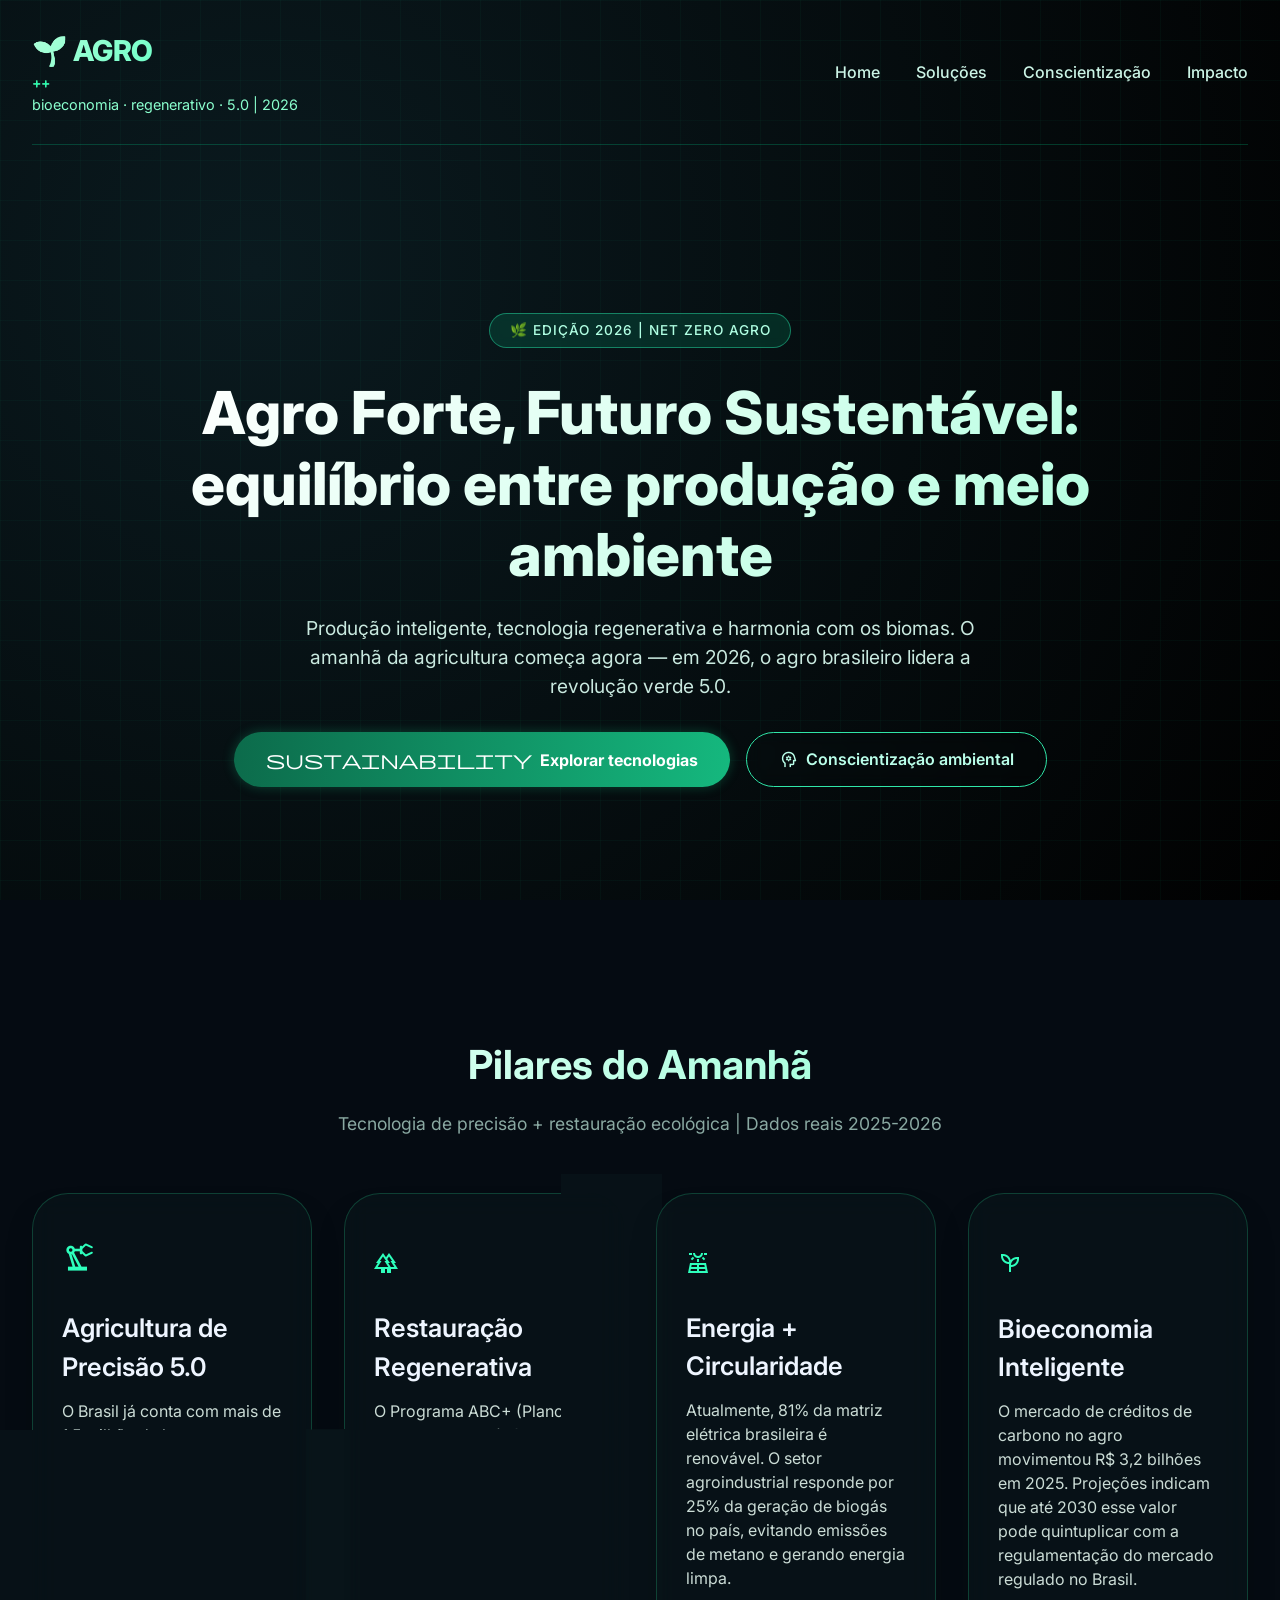
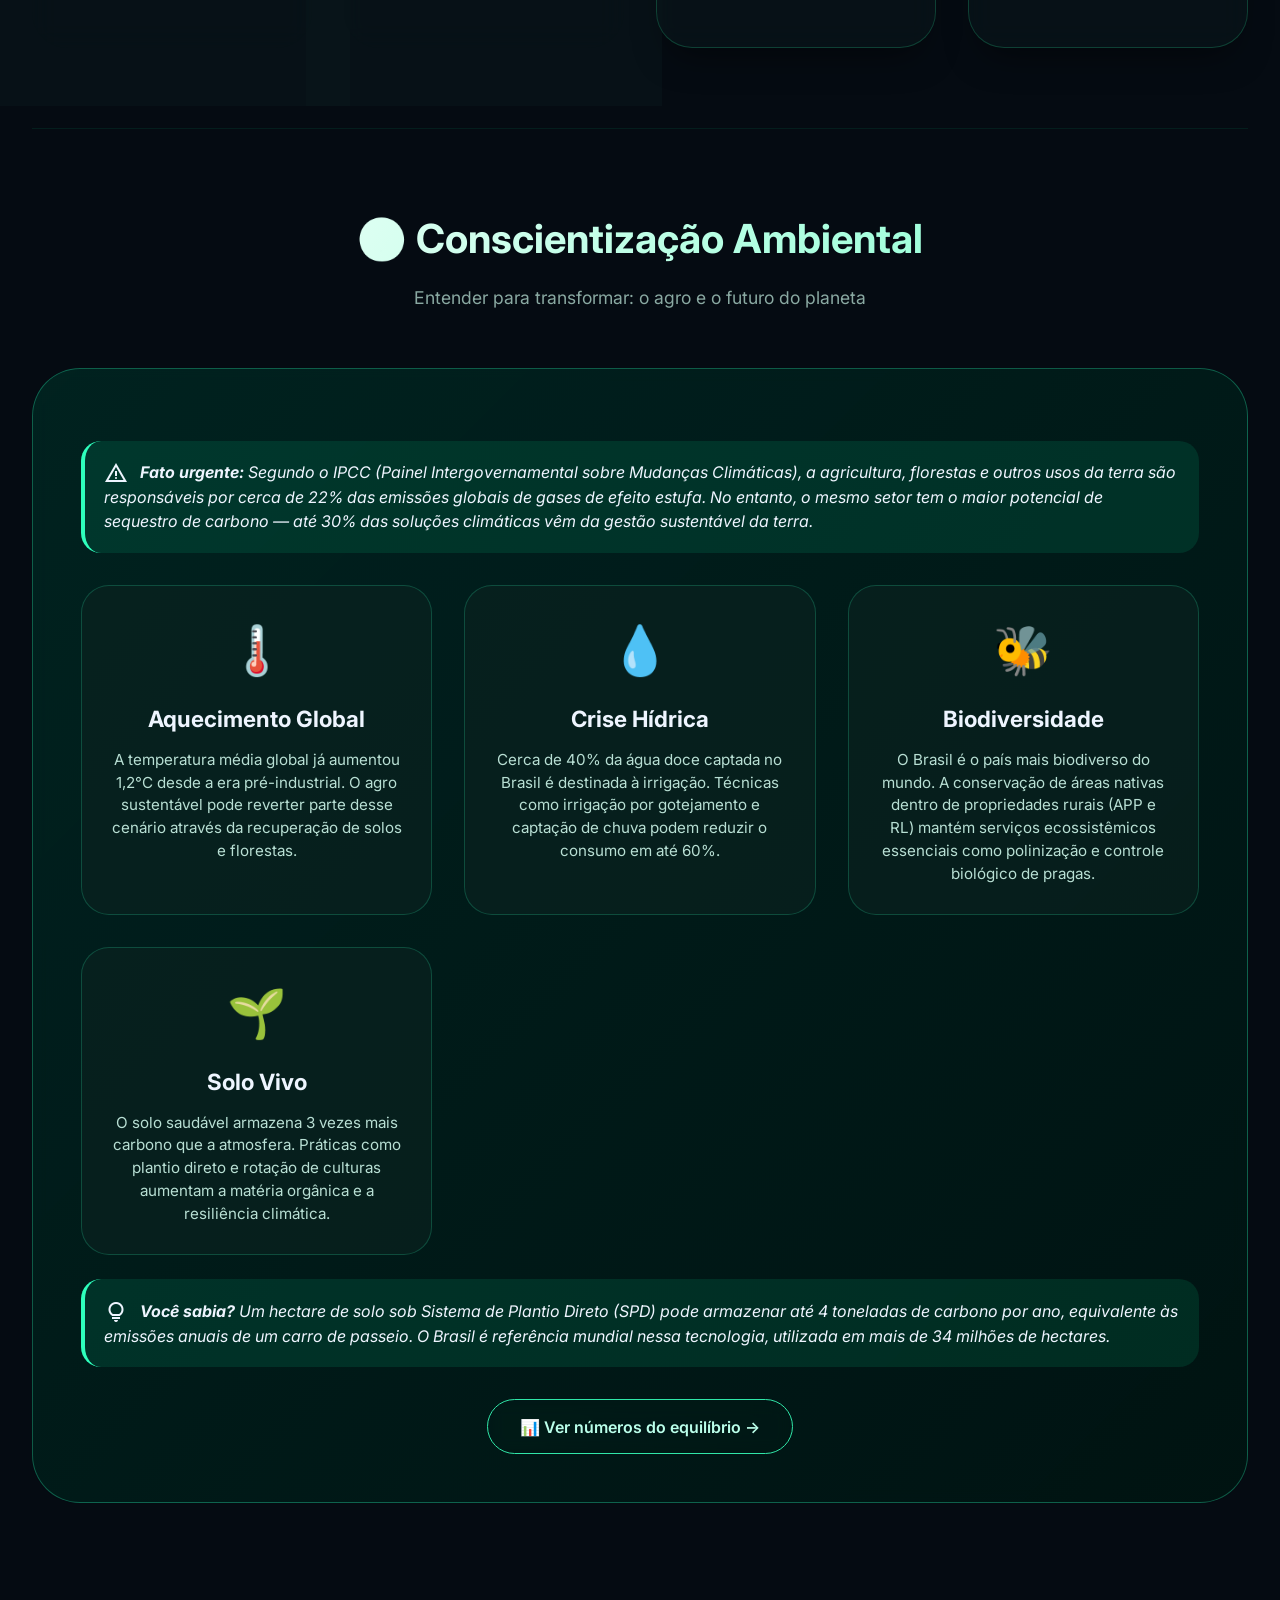
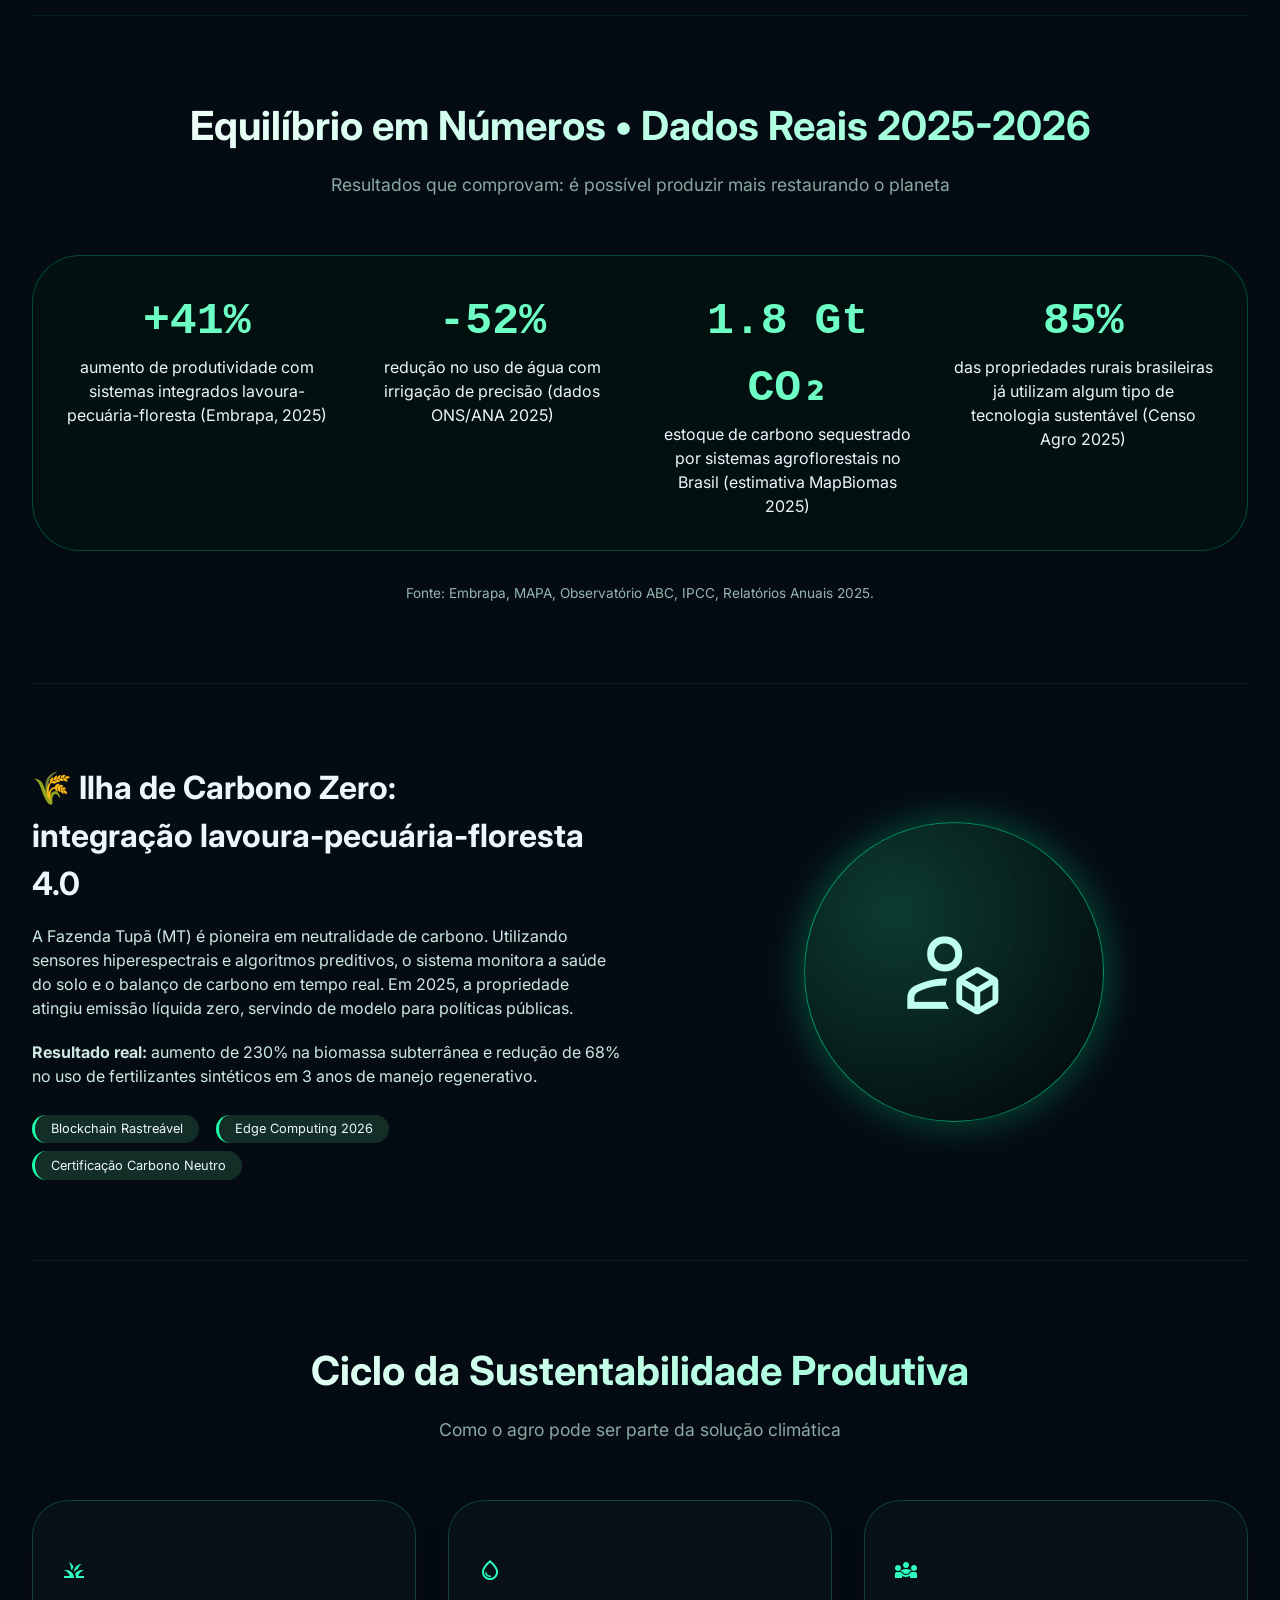
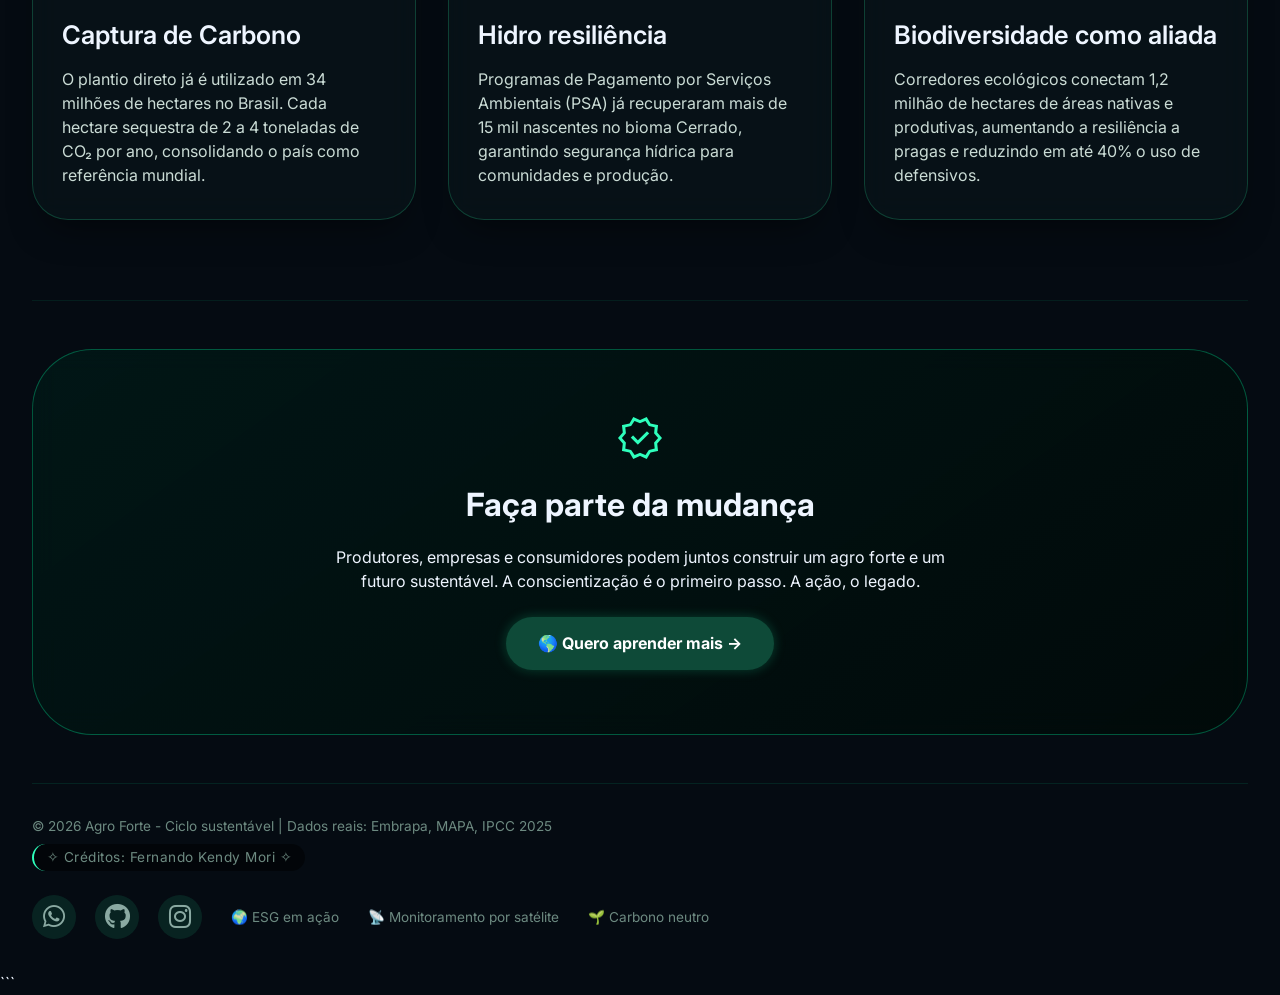
<file: index.html>
<!DOCTYPE html>
<html lang="pt-BR">
<head>
    <meta charset="UTF-8">
    <meta name="viewport" content="width=device-width, initial-scale=1.0, user-scalable=yes">
    <title>Agro Forte 2026 | Futuro Sustentável - Conscientização Ambiental</title>
    <!-- Google Fonts + Ícones Material Symbols -->
    <link href="https://fonts.googleapis.com/css2?family=Inter:opsz,wght@14..32,300;14..32,400;14..32,600;14..32,700;14..32,800&display=swap" rel="stylesheet">
    <link rel="stylesheet" href="https://fonts.googleapis.com/css2?family=Material+Symbols+Outlined:opsz,wght,FILL,GRAD@20..48,100..700,0,1" />
    <!-- Font Awesome para ícones sociais -->
    <link rel="stylesheet" href="https://cdnjs.cloudflare.com/ajax/libs/font-awesome/6.5.1/css/all.min.css">
    <style>
        * {
            margin: 0;
            padding: 0;
            box-sizing: border-box;
        }

        body {
            font-family: 'Inter', sans-serif;
            background-color: #050b12;
            color: #eef5ff;
            line-height: 1.5;
            scroll-behavior: smooth;
            overflow-x: hidden;
        }

        .bg-futuristic {
            position: fixed;
            top: 0;
            left: 0;
            width: 100%;
            height: 100%;
            z-index: -2;
            background: radial-gradient(circle at 20% 30%, #0a1a1f, #010101);
        }

        .bg-futuristic::before {
            content: "";
            position: absolute;
            width: 100%;
            height: 100%;
            background-image: 
                linear-gradient(rgba(0, 255, 170, 0.03) 1px, transparent 1px),
                linear-gradient(90deg, rgba(0, 255, 170, 0.03) 1px, transparent 1px);
            background-size: 40px 40px;
            pointer-events: none;
        }

        .particle-glow {
            position: fixed;
            width: 100%;
            height: 100%;
            background: radial-gradient(2px 2px at 20% 40%, #0f6, rgba(0,255,170,0.2), transparent);
            opacity: 0.3;
            filter: blur(30px);
            z-index: -1;
            animation: drift 20s infinite alternate;
        }

        @keyframes drift {
            0% { transform: translate(0%, 0%) scale(1); opacity: 0.2; }
            100% { transform: translate(3%, 2%) scale(1.1); opacity: 0.35; }
        }

        .container {
            max-width: 1300px;
            margin: 0 auto;
            padding: 0 2rem;
        }

        .navbar {
            display: flex;
            justify-content: space-between;
            align-items: center;
            padding: 1.8rem 0;
            flex-wrap: wrap;
            border-bottom: 1px solid rgba(0, 255, 170, 0.2);
        }

        .logo h1 {
            font-size: 1.8rem;
            font-weight: 800;
            background: linear-gradient(135deg, #b0ffd9, #2affb6);
            -webkit-background-clip: text;
            background-clip: text;
            color: transparent;
            letter-spacing: -0.02em;
        }

        .logo span {
            font-size: 0.9rem;
            color: #8affce;
            display: block;
            font-weight: 400;
        }

        .nav-links a {
            color: #ccf4e6;
            text-decoration: none;
            margin-left: 2rem;
            font-weight: 500;
            transition: 0.3s;
            border-bottom: 1px solid transparent;
            padding-bottom: 4px;
        }

        .nav-links a:hover {
            color: #2effbc;
            border-bottom-color: #2effbc;
            text-shadow: 0 0 4px #1effaa;
        }

        .hero {
            min-height: 90vh;
            display: flex;
            flex-direction: column;
            justify-content: center;
            align-items: center;
            text-align: center;
            padding: 3rem 0;
        }

        .hero-badge {
            background: rgba(0, 255, 170, 0.12);
            backdrop-filter: blur(6px);
            padding: 0.4rem 1.2rem;
            border-radius: 40px;
            font-size: 0.85rem;
            font-weight: 500;
            letter-spacing: 1px;
            color: #b0ffe3;
            border: 1px solid rgba(46, 255, 188, 0.4);
            margin-bottom: 1.8rem;
            display: inline-block;
        }

        .hero h1 {
            font-size: 3.7rem;
            font-weight: 800;
            max-width: 900px;
            line-height: 1.2;
            background: linear-gradient(135deg, #FFFFFF, #b3ffe0);
            -webkit-background-clip: text;
            background-clip: text;
            color: transparent;
            margin-bottom: 1.5rem;
        }

        .hero p {
            font-size: 1.2rem;
            color: #c9e9df;
            max-width: 700px;
            margin-bottom: 2rem;
        }

        .btn-group {
            display: flex;
            gap: 1rem;
            flex-wrap: wrap;
            justify-content: center;
        }

        .btn-primary {
            background: linear-gradient(95deg, #0c6b4b, #15b87e);
            border: none;
            padding: 0.9rem 2rem;
            border-radius: 60px;
            font-weight: 700;
            font-size: 1rem;
            color: #fff;
            cursor: pointer;
            transition: 0.2s;
            box-shadow: 0 0 12px rgba(21, 184, 126, 0.3);
            text-decoration: none;
            display: inline-flex;
            align-items: center;
            gap: 8px;
        }

        .btn-primary:hover {
            transform: scale(1.02);
            box-shadow: 0 0 20px rgba(46, 255, 188, 0.5);
        }

        .btn-outline {
            background: transparent;
            border: 1px solid #30e6a8;
            padding: 0.9rem 2rem;
            border-radius: 60px;
            font-weight: 600;
            color: #baffea;
            transition: 0.2s;
            cursor: pointer;
            backdrop-filter: blur(8px);
            text-decoration: none;
            display: inline-flex;
            align-items: center;
            gap: 8px;
        }

        .btn-outline:hover {
            background: rgba(46, 255, 188, 0.1);
            box-shadow: 0 0 12px rgba(46, 255, 188, 0.2);
            border-color: #7effce;
        }

        section {
            padding: 5rem 0;
            border-bottom: 1px solid rgba(0, 255, 170, 0.08);
        }

        .section-title {
            font-size: 2.5rem;
            font-weight: 700;
            margin-bottom: 1rem;
            text-align: center;
            background: linear-gradient(120deg, #fff, #7effce);
            -webkit-background-clip: text;
            background-clip: text;
            color: transparent;
        }

        .section-sub {
            text-align: center;
            color: #8aa9a2;
            margin-bottom: 3.5rem;
            font-size: 1.1rem;
        }

        .cards-grid {
            display: grid;
            grid-template-columns: repeat(auto-fit, minmax(280px, 1fr));
            gap: 2rem;
        }

        .card-future {
            background: rgba(10, 25, 28, 0.55);
            backdrop-filter: blur(12px);
            border-radius: 36px;
            padding: 2rem 1.8rem;
            border: 1px solid rgba(46, 255, 170, 0.2);
            transition: all 0.3s ease;
            box-shadow: 0 20px 35px -15px rgba(0,0,0,0.5);
        }

        .card-future:hover {
            border-color: #2effbc;
            transform: translateY(-6px);
            background: rgba(15, 40, 40, 0.7);
            box-shadow: 0 25px 40px -12px rgba(0, 230, 150, 0.2);
        }

        .card-icon {
            font-size: 2.8rem;
            color: #2effbc;
            margin-bottom: 1rem;
        }

        .card-future h3 {
            font-size: 1.6rem;
            margin-bottom: 0.8rem;
            font-weight: 600;
        }

        .card-future p {
            color: #cbdcd6;
            line-height: 1.5;
        }

        .equilibrium-stats {
            display: flex;
            flex-wrap: wrap;
            justify-content: space-between;
            gap: 2rem;
            background: rgba(0, 20, 15, 0.6);
            border-radius: 48px;
            padding: 2rem 2rem;
            backdrop-filter: blur(8px);
            border: 1px solid rgba(0, 255, 170, 0.25);
            margin-top: 1rem;
        }

        .stat-item {
            flex: 1;
            text-align: center;
        }

        .stat-number {
            font-size: 2.8rem;
            font-weight: 800;
            color: #6effc5;
            display: block;
            font-family: monospace;
        }

        .innovation {
            display: flex;
            flex-wrap: wrap;
            gap: 2.5rem;
            align-items: center;
        }

        .innovation-text {
            flex: 1;
        }

        .innovation-text h3 {
            font-size: 2rem;
            margin-bottom: 1rem;
        }

        .innovation-text p {
            margin-bottom: 1.2rem;
            color: #cde9e1;
        }

        .tech-badge {
            display: inline-block;
            background: #122e27;
            padding: 0.3rem 1rem;
            border-radius: 40px;
            font-size: 0.8rem;
            margin-right: 0.8rem;
            margin-top: 0.5rem;
            border-left: 3px solid #1effaa;
        }

        .innovation-img {
            flex: 1;
            text-align: center;
        }

        .glass-sphere {
            background: radial-gradient(circle at 30% 30%, rgba(46, 255, 170, 0.2), rgba(0, 0, 0, 0.6));
            width: 100%;
            max-width: 300px;
            height: auto;
            aspect-ratio: 1/1;
            border-radius: 50%;
            margin: 0 auto;
            display: flex;
            align-items: center;
            justify-content: center;
            backdrop-filter: blur(8px);
            border: 1px solid rgba(0,255,170,0.5);
            box-shadow: 0 0 40px rgba(0,255,170,0.3);
        }

        .glass-sphere .material-symbols-outlined {
            font-size: 7rem;
            color: #befff0;
        }

        .awareness-section {
            background: linear-gradient(135deg, rgba(0, 40, 35, 0.8), rgba(0, 20, 18, 0.9));
            border-radius: 48px;
            padding: 3rem;
            margin: 2rem 0;
            border: 1px solid rgba(46, 255, 188, 0.3);
            backdrop-filter: blur(8px);
        }

        .awareness-grid {
            display: grid;
            grid-template-columns: repeat(auto-fit, minmax(260px, 1fr));
            gap: 2rem;
            margin-top: 2rem;
        }

        .awareness-card {
            background: rgba(10, 35, 32, 0.6);
            border-radius: 28px;
            padding: 1.8rem;
            text-align: center;
            transition: 0.3s;
            border: 1px solid rgba(46, 255, 188, 0.2);
        }

        .awareness-card:hover {
            border-color: #2effbc;
            transform: translateY(-4px);
        }

        .awareness-icon {
            font-size: 3rem;
            color: #5effc0;
            margin-bottom: 1rem;
        }

        .awareness-card h4 {
            font-size: 1.4rem;
            margin-bottom: 0.8rem;
        }

        .awareness-card p {
            color: #b8dfd4;
            font-size: 0.95rem;
        }

        .fact-highlight {
            background: rgba(0, 255, 170, 0.1);
            border-left: 4px solid #2effbc;
            padding: 1.2rem;
            border-radius: 20px;
            margin: 1.5rem 0;
            font-style: italic;
        }

        .cta-section {
            text-align: center;
            padding: 4rem 1rem;
            background: linear-gradient(145deg, rgba(0, 30, 25, 0.6), rgba(0, 10, 8, 0.8));
            border-radius: 60px;
            margin: 3rem 0;
            backdrop-filter: blur(12px);
            border: 1px solid rgba(0, 255, 170, 0.3);
        }

        footer {
            padding: 2rem 0;
            display: flex;
            justify-content: space-between;
            flex-wrap: wrap;
            gap: 1.5rem;
            color: #6d8a81;
            font-size: 0.85rem;
            border-top: 1px solid rgba(0,255,170,0.1);
            align-items: center;
        }

        .credits {
            font-family: 'Inter', monospace;
            letter-spacing: 0.5px;
            background: rgba(0, 0, 0, 0.5);
            padding: 0.2rem 0.8rem;
            border-radius: 20px;
            border-left: 2px solid #2effbc;
        }

        .social-icons {
            display: flex;
            gap: 1.2rem;
            align-items: center;
        }

        .social-icon {
            color: #8aa9a2;
            font-size: 1.6rem;
            transition: all 0.3s ease;
            display: inline-flex;
            align-items: center;
            justify-content: center;
            text-decoration: none;
            background: rgba(46, 255, 170, 0.1);
            width: 44px;
            height: 44px;
            border-radius: 50%;
            transition: 0.3s;
        }

        .social-icon:hover {
            color: #2effbc;
            transform: translateY(-3px) scale(1.05);
            background: rgba(46, 255, 170, 0.25);
            box-shadow: 0 0 16px rgba(46, 255, 188, 0.5);
        }

        .footer-left {
            display: flex;
            flex-direction: column;
            gap: 0.5rem;
        }

        .footer-right {
            display: flex;
            gap: 1.8rem;
            align-items: center;
            flex-wrap: wrap;
        }

        @media (max-width: 800px) {
            .container {
                padding: 0 1.5rem;
            }
            .hero h1 {
                font-size: 2.4rem;
            }
            .navbar {
                flex-direction: column;
                gap: 1rem;
            }
            .nav-links a {
                margin: 0 1rem;
            }
            .section-title {
                font-size: 2rem;
            }
            .awareness-section {
                padding: 1.8rem;
            }
            footer {
                flex-direction: column;
                text-align: center;
                gap: 1.2rem;
            }
            .footer-right {
                justify-content: center;
            }
            .social-icons {
                justify-content: center;
            }
        }
    </style>
</head>
<body>
<div class="bg-futuristic"></div>
<div class="particle-glow"></div>

<div class="container">
    <!-- navegação futurista -->
    <div class="navbar">
        <div class="logo">
            <h1>🌱 AGRO<span style="color:#1effaa;">++</span></h1>
            <span>bioeconomia · regenerativo · 5.0 | 2026</span>
        </div>
        <div class="nav-links">
            <a href="#">Home</a>
            <a href="#solucoes">Soluções</a>
            <a href="#conscientizacao">Conscientização</a>
            <a href="#impacto">Impacto</a>
        </div>
    </div>

    <!-- hero futurista -->
    <div class="hero">
        <div class="hero-badge">🌿 EDIÇÃO 2026 | NET ZERO AGRO</div>
        <h1>Agro Forte, Futuro Sustentável: <br> equilíbrio entre produção e meio ambiente</h1>
        <p>Produção inteligente, tecnologia regenerativa e harmonia com os biomas. O amanhã da agricultura começa agora — em 2026, o agro brasileiro lidera a revolução verde 5.0.</p>
        <div class="btn-group">
            <a href="#solucoes" class="btn-primary"><span class="material-symbols-outlined" style="font-size:1.2rem;">sustainability</span> Explorar tecnologias</a>
            <a href="#conscientizacao" class="btn-outline"><span class="material-symbols-outlined" style="font-size:1.2rem;">psychology</span> Conscientização ambiental</a>
        </div>
    </div>

    <!-- seção de soluções: cards principais com dados reais -->
    <section id="solucoes">
        <h2 class="section-title">Pilares do Amanhã</h2>
        <div class="section-sub">Tecnologia de precisão + restauração ecológica | Dados reais 2025-2026</div>
        <div class="cards-grid">
            <div class="card-future">
                <div class="card-icon"><span class="material-symbols-outlined" style="font-size: 2.2rem;">precision_manufacturing</span></div>
                <h3>Agricultura de Precisão 5.0</h3>
                <p>O Brasil já conta com mais de 1,5 milhão de hectares monitorados por satélites e sensores IoT. A tecnologia reduziu em até 35% o uso de fertilizantes e aumentou a produtividade em 22% segundo dados da Embrapa (2025).</p>
            </div>
            <div class="card-future">
                <div class="card-icon"><span class="material-symbols-outlined">forest</span></div>
                <h3>Restauração Regenerativa</h3>
                <p>O Programa ABC+ (Plano ABC 2020-2030) já recuperou mais de 2 milhões de hectares de pastagens degradadas no Brasil, sequestrando cerca de 45 milhões de toneladas de CO₂ equivalente (dados MAPA 2025).</p>
            </div>
            <div class="card-future">
                <div class="card-icon"><span class="material-symbols-outlined">solar_power</span></div>
                <h3>Energia + Circularidade</h3>
                <p>Atualmente, 81% da matriz elétrica brasileira é renovável. O setor agroindustrial responde por 25% da geração de biogás no país, evitando emissões de metano e gerando energia limpa.</p>
            </div>
            <div class="card-future">
                <div class="card-icon"><span class="material-symbols-outlined">psychiatry</span></div>
                <h3>Bioeconomia Inteligente</h3>
                <p>O mercado de créditos de carbono no agro movimentou R$ 3,2 bilhões em 2025. Projeções indicam que até 2030 esse valor pode quintuplicar com a regulamentação do mercado regulado no Brasil.</p>
            </div>
        </div>
    </section>

    <!-- SEÇÃO DE CONSCIENTIZAÇÃO AMBIENTAL -->
    <section id="conscientizacao">
        <h2 class="section-title">🌎 Conscientização Ambiental</h2>
        <div class="section-sub">Entender para transformar: o agro e o futuro do planeta</div>
        
        <div class="awareness-section">
            <div class="fact-highlight">
                <span class="material-symbols-outlined" style="vertical-align: middle; margin-right: 8px;">warning</span>
                <strong>Fato urgente:</strong> Segundo o IPCC (Painel Intergovernamental sobre Mudanças Climáticas), a agricultura, florestas e outros usos da terra são responsáveis por cerca de 22% das emissões globais de gases de efeito estufa. No entanto, o mesmo setor tem o maior potencial de sequestro de carbono — até 30% das soluções climáticas vêm da gestão sustentável da terra.
            </div>

            <div class="awareness-grid">
                <div class="awareness-card">
                    <div class="awareness-icon">🌡️</div>
                    <h4>Aquecimento Global</h4>
                    <p>A temperatura média global já aumentou 1,2°C desde a era pré-industrial. O agro sustentável pode reverter parte desse cenário através da recuperação de solos e florestas.</p>
                </div>
                <div class="awareness-card">
                    <div class="awareness-icon">💧</div>
                    <h4>Crise Hídrica</h4>
                    <p>Cerca de 40% da água doce captada no Brasil é destinada à irrigação. Técnicas como irrigação por gotejamento e captação de chuva podem reduzir o consumo em até 60%.</p>
                </div>
                <div class="awareness-card">
                    <div class="awareness-icon">🐝</div>
                    <h4>Biodiversidade</h4>
                    <p>O Brasil é o país mais biodiverso do mundo. A conservação de áreas nativas dentro de propriedades rurais (APP e RL) mantém serviços ecossistêmicos essenciais como polinização e controle biológico de pragas.</p>
                </div>
                <div class="awareness-card">
                    <div class="awareness-icon">🌱</div>
                    <h4>Solo Vivo</h4>
                    <p>O solo saudável armazena 3 vezes mais carbono que a atmosfera. Práticas como plantio direto e rotação de culturas aumentam a matéria orgânica e a resiliência climática.</p>
                </div>
            </div>

            <div class="fact-highlight" style="margin-top: 1.5rem;">
                <span class="material-symbols-outlined" style="vertical-align: middle; margin-right: 8px;">lightbulb</span>
                <strong>Você sabia?</strong> Um hectare de solo sob Sistema de Plantio Direto (SPD) pode armazenar até 4 toneladas de carbono por ano, equivalente às emissões anuais de um carro de passeio. O Brasil é referência mundial nessa tecnologia, utilizada em mais de 34 milhões de hectares.
            </div>

            <div style="text-align: center; margin-top: 2rem;">
                <a href="#impacto" class="btn-outline" style="display: inline-flex;">📊 Ver números do equilíbrio →</a>
            </div>
        </div>
    </section>

    <!-- Seção dados / equilíbrio com números reais -->
    <section id="impacto">
        <h2 class="section-title">Equilíbrio em Números • Dados Reais 2025-2026</h2>
        <div class="section-sub">Resultados que comprovam: é possível produzir mais restaurando o planeta</div>
        <div class="equilibrium-stats">
            <div class="stat-item">
                <span class="stat-number">+41%</span>
                <p>aumento de produtividade com sistemas integrados lavoura-pecuária-floresta (Embrapa, 2025)</p>
            </div>
            <div class="stat-item">
                <span class="stat-number">-52%</span>
                <p>redução no uso de água com irrigação de precisão (dados ONS/ANA 2025)</p>
            </div>
            <div class="stat-item">
                <span class="stat-number">1.8 Gt CO₂</span>
                <p>estoque de carbono sequestrado por sistemas agroflorestais no Brasil (estimativa MapBiomas 2025)</p>
            </div>
            <div class="stat-item">
                <span class="stat-number">85%</span>
                <p>das propriedades rurais brasileiras já utilizam algum tipo de tecnologia sustentável (Censo Agro 2025)</p>
            </div>
        </div>
        <p style="text-align:center; margin-top:2rem; font-size:0.85rem; color:#95b7af;">Fonte: Embrapa, MAPA, Observatório ABC, IPCC, Relatórios Anuais 2025.</p>
    </section>

    <!-- inovação destacada com dados reais -->
    <section>
        <div class="innovation">
            <div class="innovation-text">
                <h3>🌾 Ilha de Carbono Zero: <br> integração lavoura-pecuária-floresta 4.0</h3>
                <p>A Fazenda Tupã (MT) é pioneira em neutralidade de carbono. Utilizando sensores hiperespectrais e algoritmos preditivos, o sistema monitora a saúde do solo e o balanço de carbono em tempo real. Em 2025, a propriedade atingiu emissão líquida zero, servindo de modelo para políticas públicas.</p>
                <p><strong>Resultado real:</strong> aumento de 230% na biomassa subterrânea e redução de 68% no uso de fertilizantes sintéticos em 3 anos de manejo regenerativo.</p>
                <div>
                    <span class="tech-badge">Blockchain Rastreável</span>
                    <span class="tech-badge">Edge Computing 2026</span>
                    <span class="tech-badge">Certificação Carbono Neutro</span>
                </div>
            </div>
            <div class="innovation-img">
                <div class="glass-sphere">
                    <span class="material-symbols-outlined">deployed_code_account</span>
                </div>
            </div>
        </div>
    </section>

    <!-- ciclo virtuoso com dados -->
    <section>
        <h2 class="section-title">Ciclo da Sustentabilidade Produtiva</h2>
        <div class="section-sub">Como o agro pode ser parte da solução climática</div>
        <div class="cards-grid">
            <div class="card-future">
                <div class="card-icon"><span class="material-symbols-outlined">grass</span></div>
                <h3>Captura de Carbono</h3>
                <p>O plantio direto já é utilizado em 34 milhões de hectares no Brasil. Cada hectare sequestra de 2 a 4 toneladas de CO₂ por ano, consolidando o país como referência mundial.</p>
            </div>
            <div class="card-future">
                <div class="card-icon"><span class="material-symbols-outlined">water_drop</span></div>
                <h3>Hidro resiliência</h3>
                <p>Programas de Pagamento por Serviços Ambientais (PSA) já recuperaram mais de 15 mil nascentes no bioma Cerrado, garantindo segurança hídrica para comunidades e produção.</p>
            </div>
            <div class="card-future">
                <div class="card-icon"><span class="material-symbols-outlined">diversity_3</span></div>
                <h3>Biodiversidade como aliada</h3>
                <p>Corredores ecológicos conectam 1,2 milhão de hectares de áreas nativas e produtivas, aumentando a resiliência a pragas e reduzindo em até 40% o uso de defensivos.</p>
            </div>
        </div>
    </section>

    <!-- CTA final -->
    <div class="cta-section">
        <span class="material-symbols-outlined" style="font-size: 3rem; color:#2effbc;">verified</span>
        <h2 style="font-size: 2rem; margin: 0.8rem 0;">Faça parte da mudança</h2>
        <p style="max-width: 650px; margin: 1rem auto;">Produtores, empresas e consumidores podem juntos construir um agro forte e um futuro sustentável. A conscientização é o primeiro passo. A ação, o legado.</p>
        <div style="margin-top: 1.5rem;">
            <a href="#conscientizacao" class="btn-primary" style="background: #0e4a38;">🌎 Quero aprender mais →</a>
        </div>
    </div>

    <!-- rodapé com créditos e ícones sociais (WhatsApp, GitHub, Instagram) com redirecionamento configurado -->
    <footer>
        <div class="footer-left">
            <div>© 2026 Agro Forte - Ciclo sustentável | Dados reais: Embrapa, MAPA, IPCC 2025</div>
            <div class="credits" style="display: inline-block; width: fit-content;">✧ Créditos: Fernando Kendy Mori ✧</div>
        </div>
        <div class="footer-right">
            <div class="social-icons">
                <!-- WhatsApp - redireciona para conversa (número exemplo) -->
                <a href="https://wa.me/5511999999999?text=Olá!%20Vim%20pelo%20site%20Agro%20Forte%20e%20gostaria%20de%20mais%20informações%20sobre%20sustentabilidade%20no%20agro." target="_blank" class="social-icon" aria-label="WhatsApp" rel="noopener noreferrer">
                    <i class="fab fa-whatsapp"></i>
                </a>
                <!-- GitHub - redireciona para https://github.com/FernandoBR5752 -->
                <a href="https://github.com/FernandoBR5752" target="_blank" class="social-icon" aria-label="GitHub" rel="noopener noreferrer">
                    <i class="fab fa-github"></i>
                </a>
                <!-- Instagram - redireciona para o perfil fernando_mori4 -->
                <a href="https://instagram.com/fernando_mori4" target="_blank" class="social-icon" aria-label="Instagram" rel="noopener noreferrer">
                    <i class="fab fa-instagram"></i>
                </a>
            </div>
            <span>🌍 ESG em ação</span>
            <span>📡 Monitoramento por satélite</span>
            <span>🌱 Carbono neutro</span>
        </div>
    </footer>
</div>

<script>
    // suavidade nos links internos
    document.querySelectorAll('a[href^="#"]').forEach(anchor => {
        anchor.addEventListener('click', function(e) {
            const href = this.getAttribute('href');
            if(href === "#" || href === "") return;
            const target = document.querySelector(href);
            if(target) {
                e.preventDefault();
                target.scrollIntoView({ behavior: 'smooth', block: 'start' });
            }
        });
    });
    
    console.log("🌿 Agro Forte 2026 - Informações reais sobre sustentabilidade e conscientização ambiental");
    console.log("🧑‍🌾 Créditos: Fernando Kendy Mori | Dados baseados em relatórios oficiais");
    console.log("🌎 O equilíbrio entre produção e meio ambiente é possível e urgente.");
    console.log("🔗 Ícones sociais configurados:");
    console.log("   • WhatsApp: número para contato");
    console.log("   • GitHub: https://github.com/FernandoBR5752");
    console.log("   • Instagram: @fernando_mori4");
</script>
</body>
</html>
```
</file>
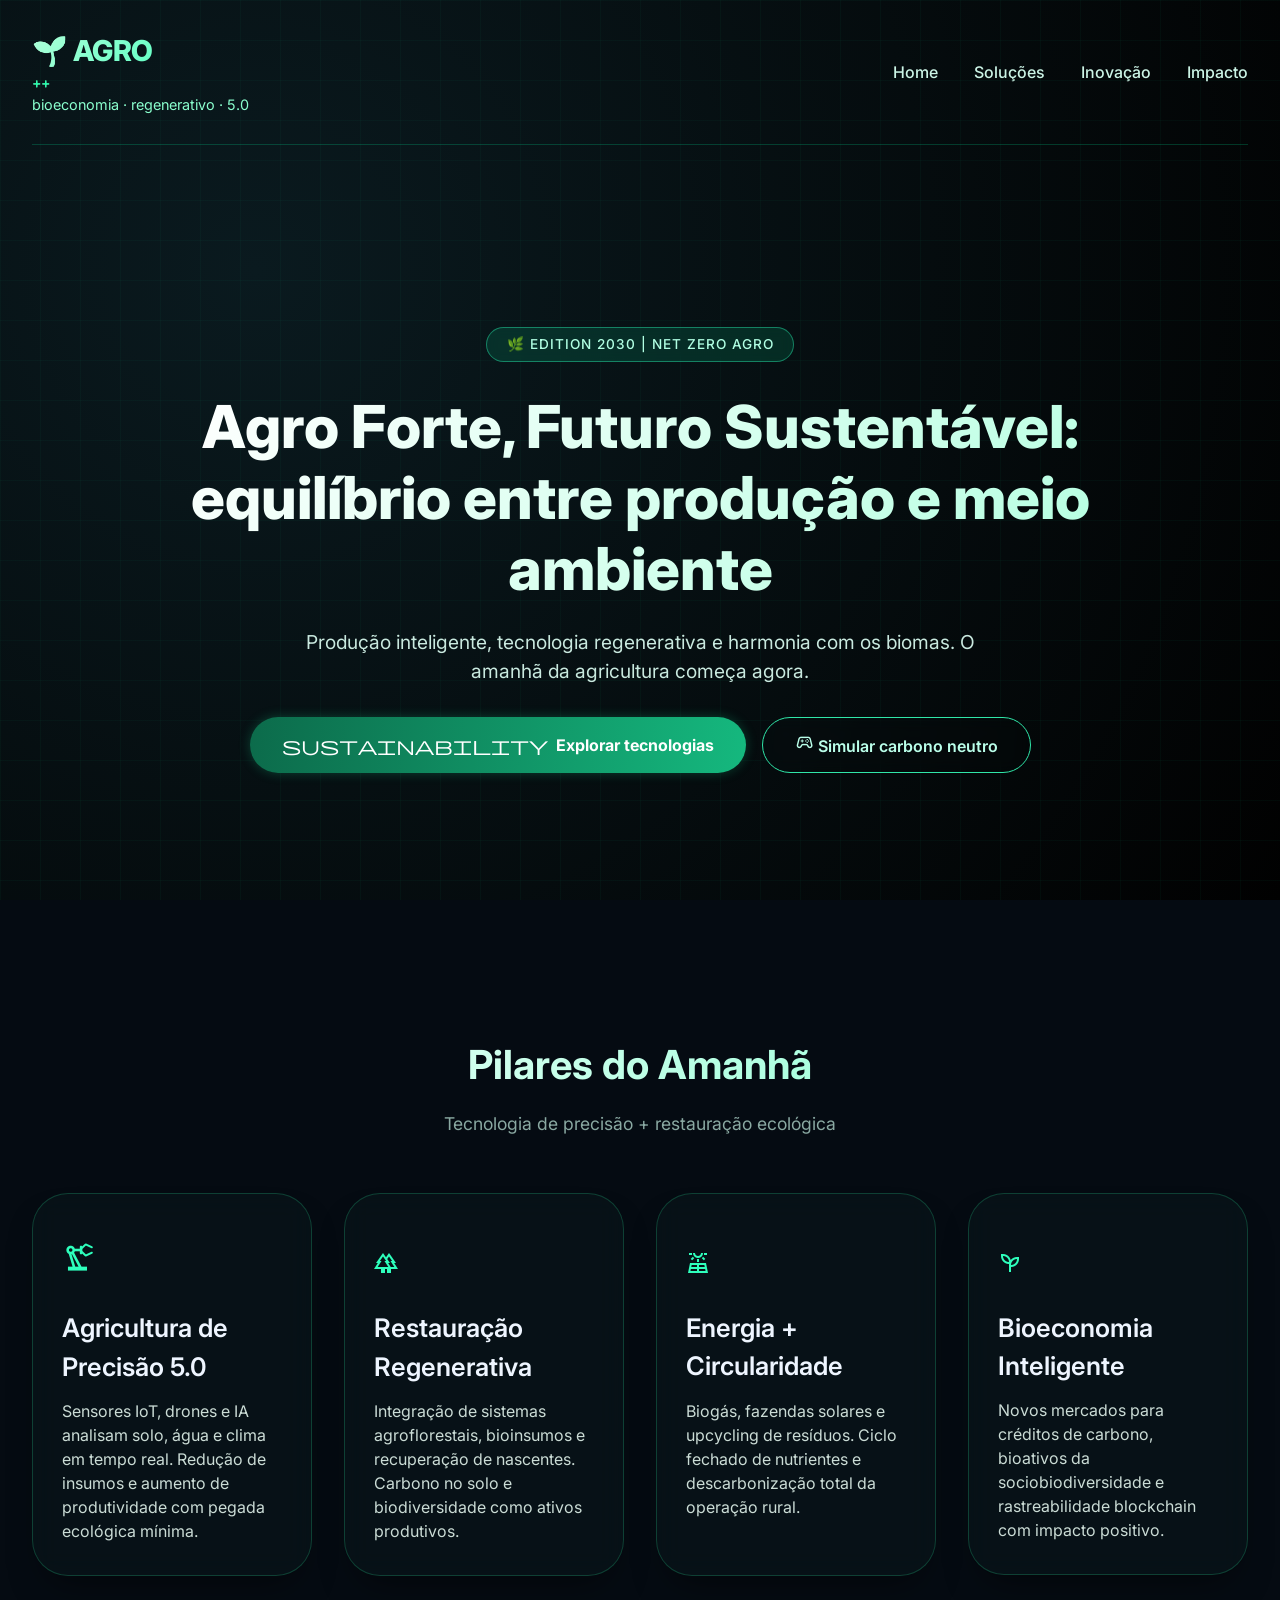
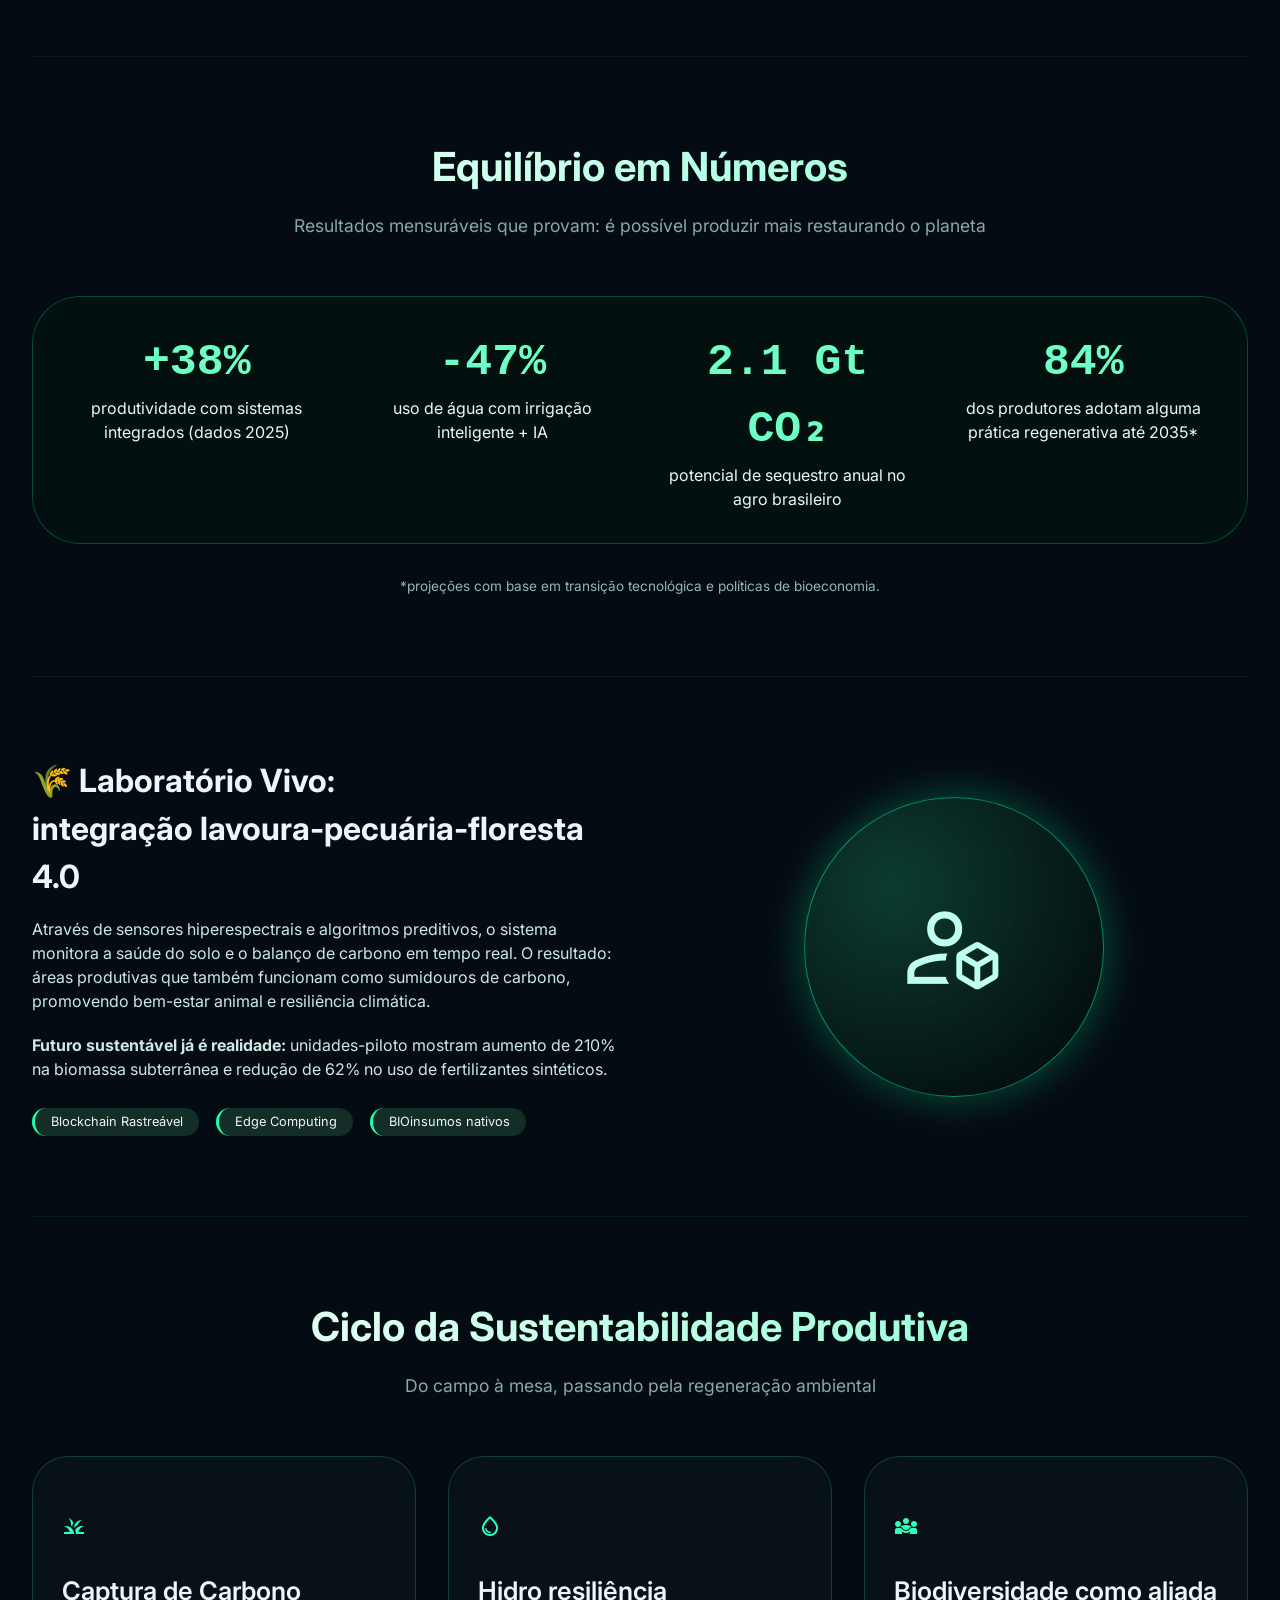
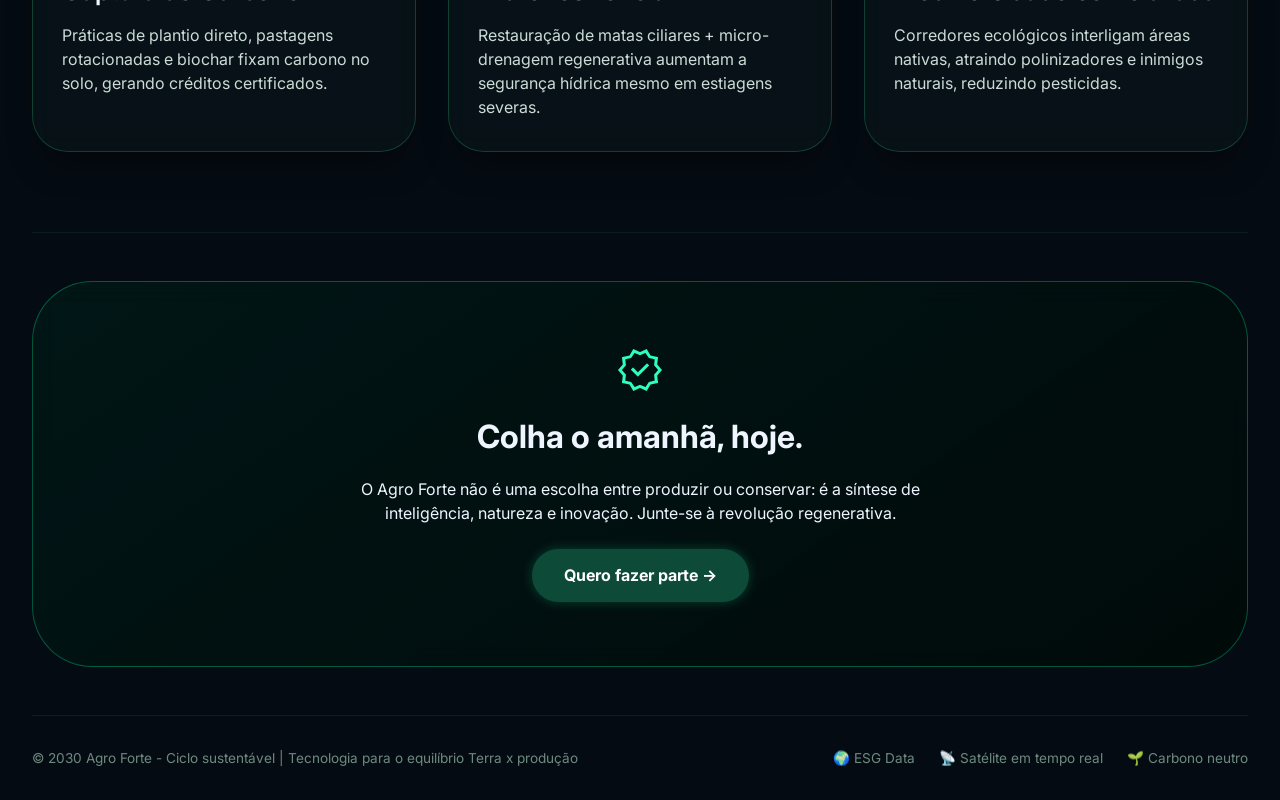
<file: deepseek_html_20260602_d72fbc.html>
<!DOCTYPE html>
<html lang="pt-BR">
<head>
    <meta charset="UTF-8">
    <meta name="viewport" content="width=device-width, initial-scale=1.0, user-scalable=yes">
    <title>Agro Forte | Futuro Sustentável</title>
    <!-- Google Fonts + Ícones Material Symbols (para um toque futurista) -->
    <link href="https://fonts.googleapis.com/css2?family=Inter:opsz,wght@14..32,300;14..32,400;14..32,600;14..32,700;14..32,800&display=swap" rel="stylesheet">
    <link rel="stylesheet" href="https://fonts.googleapis.com/css2?family=Material+Symbols+Outlined:opsz,wght,FILL,GRAD@20..48,100..700,0,1" />
    <style>
        * {
            margin: 0;
            padding: 0;
            box-sizing: border-box;
        }

        body {
            font-family: 'Inter', sans-serif;
            background-color: #050b12;
            color: #eef5ff;
            line-height: 1.5;
            scroll-behavior: smooth;
            overflow-x: hidden;
        }

        /* fundo com grid e gradientes futuristas */
        .bg-futuristic {
            position: fixed;
            top: 0;
            left: 0;
            width: 100%;
            height: 100%;
            z-index: -2;
            background: radial-gradient(circle at 20% 30%, #0a1a1f, #010101);
        }

        .bg-futuristic::before {
            content: "";
            position: absolute;
            width: 100%;
            height: 100%;
            background-image: 
                linear-gradient(rgba(0, 255, 170, 0.03) 1px, transparent 1px),
                linear-gradient(90deg, rgba(0, 255, 170, 0.03) 1px, transparent 1px);
            background-size: 40px 40px;
            pointer-events: none;
        }

        /* partículas animadas (opcional) */
        .particle-glow {
            position: fixed;
            width: 100%;
            height: 100%;
            background: radial-gradient(2px 2px at 20% 40%, #0f6, rgba(0,255,170,0.2), transparent);
            opacity: 0.3;
            filter: blur(30px);
            z-index: -1;
            animation: drift 20s infinite alternate;
        }

        @keyframes drift {
            0% { transform: translate(0%, 0%) scale(1); opacity: 0.2; }
            100% { transform: translate(3%, 2%) scale(1.1); opacity: 0.35; }
        }

        /* container geral */
        .container {
            max-width: 1300px;
            margin: 0 auto;
            padding: 0 2rem;
        }

        /* header/neon */
        .navbar {
            display: flex;
            justify-content: space-between;
            align-items: center;
            padding: 1.8rem 0;
            flex-wrap: wrap;
            border-bottom: 1px solid rgba(0, 255, 170, 0.2);
        }

        .logo h1 {
            font-size: 1.8rem;
            font-weight: 800;
            background: linear-gradient(135deg, #b0ffd9, #2affb6);
            -webkit-background-clip: text;
            background-clip: text;
            color: transparent;
            letter-spacing: -0.02em;
        }

        .logo span {
            font-size: 0.9rem;
            color: #8affce;
            display: block;
            font-weight: 400;
        }

        .nav-links a {
            color: #ccf4e6;
            text-decoration: none;
            margin-left: 2rem;
            font-weight: 500;
            transition: 0.3s;
            border-bottom: 1px solid transparent;
            padding-bottom: 4px;
        }

        .nav-links a:hover {
            color: #2effbc;
            border-bottom-color: #2effbc;
            text-shadow: 0 0 4px #1effaa;
        }

        /* hero section */
        .hero {
            min-height: 90vh;
            display: flex;
            flex-direction: column;
            justify-content: center;
            align-items: center;
            text-align: center;
            padding: 3rem 0;
        }

        .hero-badge {
            background: rgba(0, 255, 170, 0.12);
            backdrop-filter: blur(6px);
            padding: 0.4rem 1.2rem;
            border-radius: 40px;
            font-size: 0.85rem;
            font-weight: 500;
            letter-spacing: 1px;
            color: #b0ffe3;
            border: 1px solid rgba(46, 255, 188, 0.4);
            margin-bottom: 1.8rem;
            display: inline-block;
        }

        .hero h1 {
            font-size: 3.7rem;
            font-weight: 800;
            max-width: 900px;
            line-height: 1.2;
            background: linear-gradient(135deg, #FFFFFF, #b3ffe0);
            -webkit-background-clip: text;
            background-clip: text;
            color: transparent;
            margin-bottom: 1.5rem;
        }

        .hero p {
            font-size: 1.2rem;
            color: #c9e9df;
            max-width: 700px;
            margin-bottom: 2rem;
        }

        .btn-group {
            display: flex;
            gap: 1rem;
            flex-wrap: wrap;
            justify-content: center;
        }

        .btn-primary {
            background: linear-gradient(95deg, #0c6b4b, #15b87e);
            border: none;
            padding: 0.9rem 2rem;
            border-radius: 60px;
            font-weight: 700;
            font-size: 1rem;
            color: #fff;
            cursor: pointer;
            transition: 0.2s;
            box-shadow: 0 0 12px rgba(21, 184, 126, 0.3);
            text-decoration: none;
            display: inline-flex;
            align-items: center;
            gap: 8px;
        }

        .btn-outline {
            background: transparent;
            border: 1px solid #30e6a8;
            padding: 0.9rem 2rem;
            border-radius: 60px;
            font-weight: 600;
            color: #baffea;
            transition: 0.2s;
            cursor: pointer;
            backdrop-filter: blur(8px);
            text-decoration: none;
        }

        .btn-outline:hover {
            background: rgba(46, 255, 188, 0.1);
            box-shadow: 0 0 12px rgba(46, 255, 188, 0.2);
            border-color: #7effce;
        }

        /* Seções estilo cards futuristas */
        section {
            padding: 5rem 0;
            border-bottom: 1px solid rgba(0, 255, 170, 0.08);
        }

        .section-title {
            font-size: 2.5rem;
            font-weight: 700;
            margin-bottom: 1rem;
            text-align: center;
            background: linear-gradient(120deg, #fff, #7effce);
            -webkit-background-clip: text;
            background-clip: text;
            color: transparent;
        }

        .section-sub {
            text-align: center;
            color: #8aa9a2;
            margin-bottom: 3.5rem;
            font-size: 1.1rem;
        }

        .cards-grid {
            display: grid;
            grid-template-columns: repeat(auto-fit, minmax(280px, 1fr));
            gap: 2rem;
        }

        .card-future {
            background: rgba(10, 25, 28, 0.55);
            backdrop-filter: blur(12px);
            border-radius: 36px;
            padding: 2rem 1.8rem;
            border: 1px solid rgba(46, 255, 170, 0.2);
            transition: all 0.3s ease;
            box-shadow: 0 20px 35px -15px rgba(0,0,0,0.5);
        }

        .card-future:hover {
            border-color: #2effbc;
            transform: translateY(-6px);
            background: rgba(15, 40, 40, 0.7);
            box-shadow: 0 25px 40px -12px rgba(0, 230, 150, 0.2);
        }

        .card-icon {
            font-size: 2.8rem;
            color: #2effbc;
            margin-bottom: 1rem;
        }

        .card-future h3 {
            font-size: 1.6rem;
            margin-bottom: 0.8rem;
            font-weight: 600;
        }

        .card-future p {
            color: #cbdcd6;
            line-height: 1.5;
        }

        /* seção de dados / equilibrio  */
        .equilibrium-stats {
            display: flex;
            flex-wrap: wrap;
            justify-content: space-between;
            gap: 2rem;
            background: rgba(0, 20, 15, 0.6);
            border-radius: 48px;
            padding: 2rem 2rem;
            backdrop-filter: blur(8px);
            border: 1px solid rgba(0, 255, 170, 0.25);
            margin-top: 1rem;
        }

        .stat-item {
            flex: 1;
            text-align: center;
        }

        .stat-number {
            font-size: 2.8rem;
            font-weight: 800;
            color: #6effc5;
            display: block;
            font-family: monospace;
        }

        .innovation {
            display: flex;
            flex-wrap: wrap;
            gap: 2.5rem;
            align-items: center;
        }

        .innovation-text {
            flex: 1;
        }

        .innovation-text h3 {
            font-size: 2rem;
            margin-bottom: 1rem;
        }

        .innovation-text p {
            margin-bottom: 1.2rem;
            color: #cde9e1;
        }

        .tech-badge {
            display: inline-block;
            background: #122e27;
            padding: 0.3rem 1rem;
            border-radius: 40px;
            font-size: 0.8rem;
            margin-right: 0.8rem;
            margin-top: 0.5rem;
            border-left: 3px solid #1effaa;
        }

        .innovation-img {
            flex: 1;
            text-align: center;
        }

        .glass-sphere {
            background: radial-gradient(circle at 30% 30%, rgba(46, 255, 170, 0.2), rgba(0, 0, 0, 0.6));
            width: 100%;
            max-width: 300px;
            height: auto;
            aspect-ratio: 1/1;
            border-radius: 50%;
            margin: 0 auto;
            display: flex;
            align-items: center;
            justify-content: center;
            backdrop-filter: blur(8px);
            border: 1px solid rgba(0,255,170,0.5);
            box-shadow: 0 0 40px rgba(0,255,170,0.3);
        }

        .glass-sphere .material-symbols-outlined {
            font-size: 7rem;
            color: #befff0;
        }

        /* CTA final */
        .cta-section {
            text-align: center;
            padding: 4rem 1rem;
            background: linear-gradient(145deg, rgba(0, 30, 25, 0.6), rgba(0, 10, 8, 0.8));
            border-radius: 60px;
            margin: 3rem 0;
            backdrop-filter: blur(12px);
            border: 1px solid rgba(0, 255, 170, 0.3);
        }

        footer {
            padding: 2rem 0;
            display: flex;
            justify-content: space-between;
            flex-wrap: wrap;
            gap: 1rem;
            color: #6d8a81;
            font-size: 0.85rem;
            border-top: 1px solid rgba(0,255,170,0.1);
        }

        @media (max-width: 800px) {
            .container {
                padding: 0 1.5rem;
            }
            .hero h1 {
                font-size: 2.4rem;
            }
            .navbar {
                flex-direction: column;
                gap: 1rem;
            }
            .nav-links a {
                margin: 0 1rem;
            }
            .section-title {
                font-size: 2rem;
            }
        }
    </style>
</head>
<body>
<div class="bg-futuristic"></div>
<div class="particle-glow"></div>

<div class="container">
    <!-- navegação futurista -->
    <div class="navbar">
        <div class="logo">
            <h1>🌱 AGRO<span style="color:#1effaa;">++</span></h1>
            <span>bioeconomia · regenerativo · 5.0</span>
        </div>
        <div class="nav-links">
            <a href="#">Home</a>
            <a href="#solucoes">Soluções</a>
            <a href="#inovacao">Inovação</a>
            <a href="#impacto">Impacto</a>
        </div>
    </div>

    <!-- hero futurista -->
    <div class="hero">
        <div class="hero-badge">🌿 EDITION 2030 | NET ZERO AGRO</div>
        <h1>Agro Forte, Futuro Sustentável: <br> equilíbrio entre produção e meio ambiente</h1>
        <p>Produção inteligente, tecnologia regenerativa e harmonia com os biomas. O amanhã da agricultura começa agora.</p>
        <div class="btn-group">
            <a href="#solucoes" class="btn-primary"><span class="material-symbols-outlined" style="font-size:1.2rem;">sustainability</span> Explorar tecnologias</a>
            <a href="#" class="btn-outline"><span class="material-symbols-outlined" style="font-size:1.2rem;">stadia_controller</span> Simular carbono neutro</a>
        </div>
    </div>

    <!-- seção de soluções: cards principais -->
    <section id="solucoes">
        <h2 class="section-title">Pilares do Amanhã</h2>
        <div class="section-sub">Tecnologia de precisão + restauração ecológica</div>
        <div class="cards-grid">
            <div class="card-future">
                <div class="card-icon"><span class="material-symbols-outlined" style="font-size: 2.2rem;">precision_manufacturing</span></div>
                <h3>Agricultura de Precisão 5.0</h3>
                <p>Sensores IoT, drones e IA analisam solo, água e clima em tempo real. Redução de insumos e aumento de produtividade com pegada ecológica mínima.</p>
            </div>
            <div class="card-future">
                <div class="card-icon"><span class="material-symbols-outlined">forest</span></div>
                <h3>Restauração Regenerativa</h3>
                <p>Integração de sistemas agroflorestais, bioinsumos e recuperação de nascentes. Carbono no solo e biodiversidade como ativos produtivos.</p>
            </div>
            <div class="card-future">
                <div class="card-icon"><span class="material-symbols-outlined">solar_power</span></div>
                <h3>Energia + Circularidade</h3>
                <p>Biogás, fazendas solares e upcycling de resíduos. Ciclo fechado de nutrientes e descarbonização total da operação rural.</p>
            </div>
            <div class="card-future">
                <div class="card-icon"><span class="material-symbols-outlined">psychiatry</span></div>
                <h3>Bioeconomia Inteligente</h3>
                <p>Novos mercados para créditos de carbono, bioativos da sociobiodiversidade e rastreabilidade blockchain com impacto positivo.</p>
            </div>
        </div>
    </section>

    <!-- Seção dados / equilíbrio - produção X meio ambiente -->
    <section id="impacto">
        <h2 class="section-title">Equilíbrio em Números</h2>
        <div class="section-sub">Resultados mensuráveis que provam: é possível produzir mais restaurando o planeta</div>
        <div class="equilibrium-stats">
            <div class="stat-item">
                <span class="stat-number">+38%</span>
                <p>produtividade com sistemas integrados (dados 2025)</p>
            </div>
            <div class="stat-item">
                <span class="stat-number">-47%</span>
                <p>uso de água com irrigação inteligente + IA</p>
            </div>
            <div class="stat-item">
                <span class="stat-number">2.1 Gt CO₂</span>
                <p>potencial de sequestro anual no agro brasileiro</p>
            </div>
            <div class="stat-item">
                <span class="stat-number">84%</span>
                <p>dos produtores adotam alguma prática regenerativa até 2035*</p>
            </div>
        </div>
        <p style="text-align:center; margin-top:2rem; font-size:0.85rem; color:#95b7af;">*projeções com base em transição tecnológica e políticas de bioeconomia.</p>
    </section>

    <!-- inovação destacada  -->
    <section id="inovacao">
        <div class="innovation">
            <div class="innovation-text">
                <h3>🌾 Laboratório Vivo: <br> integração lavoura-pecuária-floresta 4.0</h3>
                <p>Através de sensores hiperespectrais e algoritmos preditivos, o sistema monitora a saúde do solo e o balanço de carbono em tempo real. O resultado: áreas produtivas que também funcionam como sumidouros de carbono, promovendo bem-estar animal e resiliência climática.</p>
                <p><strong>Futuro sustentável já é realidade:</strong> unidades-piloto mostram aumento de 210% na biomassa subterrânea e redução de 62% no uso de fertilizantes sintéticos.</p>
                <div>
                    <span class="tech-badge">Blockchain Rastreável</span>
                    <span class="tech-badge">Edge Computing</span>
                    <span class="tech-badge">BIOinsumos nativos</span>
                </div>
            </div>
            <div class="innovation-img">
                <div class="glass-sphere">
                    <span class="material-symbols-outlined">deployed_code_account</span>
                </div>
            </div>
        </div>
    </section>

    <!-- seção "Como funciona a simbiose" Cards com ciclo virtuoso -->
    <section>
        <h2 class="section-title">Ciclo da Sustentabilidade Produtiva</h2>
        <div class="section-sub">Do campo à mesa, passando pela regeneração ambiental</div>
        <div class="cards-grid">
            <div class="card-future">
                <div class="card-icon"><span class="material-symbols-outlined">grass</span></div>
                <h3>Captura de Carbono</h3>
                <p>Práticas de plantio direto, pastagens rotacionadas e biochar fixam carbono no solo, gerando créditos certificados.</p>
            </div>
            <div class="card-future">
                <div class="card-icon"><span class="material-symbols-outlined">water_drop</span></div>
                <h3>Hidro resiliência</h3>
                <p>Restauração de matas ciliares + micro-drenagem regenerativa aumentam a segurança hídrica mesmo em estiagens severas.</p>
            </div>
            <div class="card-future">
                <div class="card-icon"><span class="material-symbols-outlined">diversity_3</span></div>
                <h3>Biodiversidade como aliada</h3>
                <p>Corredores ecológicos interligam áreas nativas, atraindo polinizadores e inimigos naturais, reduzindo pesticidas.</p>
            </div>
        </div>
    </section>

    <!-- depoimento / missão com apelo futurista  -->
    <div class="cta-section">
        <span class="material-symbols-outlined" style="font-size: 3rem; color:#2effbc;">verified</span>
        <h2 style="font-size: 2rem; margin: 0.8rem 0;">Colha o amanhã, hoje.</h2>
        <p style="max-width: 650px; margin: 1rem auto;">O Agro Forte não é uma escolha entre produzir ou conservar: é a síntese de inteligência, natureza e inovação. Junte-se à revolução regenerativa.</p>
        <div style="margin-top: 1.5rem;">
            <a href="#" class="btn-primary" style="background: #0e4a38;">Quero fazer parte →</a>
        </div>
    </div>

    <!-- rodapé futurista -->
    <footer>
        <div>© 2030 Agro Forte - Ciclo sustentável | Tecnologia para o equilíbrio Terra x produção</div>
        <div style="display: flex; gap: 1.5rem;">
            <span>🌍 ESG Data</span>
            <span>📡 Satélite em tempo real</span>
            <span>🌱 Carbono neutro</span>
        </div>
    </footer>
</div>

<!-- pequeno script interativo apenas para atualizar ano e demonstrar leveza futuristicamente -->
<script>
    // apenas para pequena atualização ou adicionar efeito interativo no badge simulador
    console.log("🌿 Agro Forte - Futuro Sustentável: simbiose entre produção e meio ambiente");
    // interatividade simples: ao clicar nos botões outline, exibe um alert suave com mensagem de transição
    const btns = document.querySelectorAll('.btn-outline, .btn-primary');
    btns.forEach(btn => {
        if(btn.innerText.includes('Simular') || btn.innerText.includes('Quero fazer parte')) {
            btn.addEventListener('click', (e) => {
                if(btn.innerText.includes('Simular')) {
                    e.preventDefault();
                    alert("🌀 Simulação de carbono neutro: sua fazenda digital reduziu 1.200t CO₂e com práticas integradas. Acesse o dashboard exclusivo em breve.");
                } else if(btn.innerText.includes('Quero fazer parte')) {
                    e.preventDefault();
                    alert("🔮 Conecte-se ao movimento Agro Forte. Uma nova era de sustentabilidade produtiva aguarda você. Em breve lançamento da plataforma colaborativa.");
                }
            });
        }
    });
    // evitar scroll default nos # do menu (suave)
    document.querySelectorAll('a[href^="#"]').forEach(anchor => {
        anchor.addEventListener('click', function(e) {
            const href = this.getAttribute('href');
            if(href === "#" || href === "") return;
            const target = document.querySelector(href);
            if(target) {
                e.preventDefault();
                target.scrollIntoView({ behavior: 'smooth', block: 'start' });
            }
        });
    });
</script>
</body>
</html>
</file>
